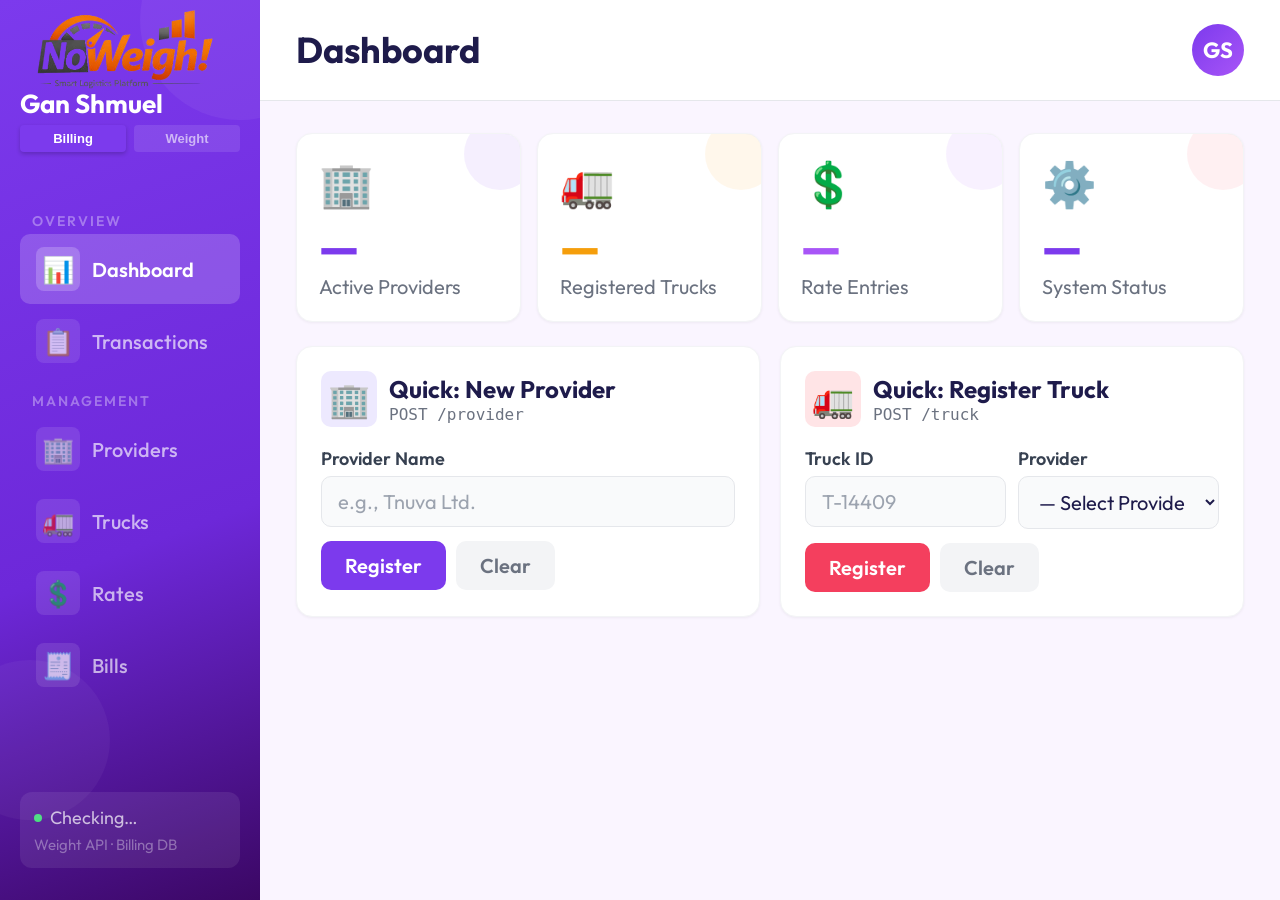
<file: front/index.html>
<!doctype html>
<html lang="en">
  <head>
    <meta charset="UTF-8" />
    <meta name="viewport" content="width=device-width, initial-scale=1.0" />
    <title>Gan Shmuel — Billing</title>
    <link rel="stylesheet" href="./css/style.css" />
    <script src="./js/app.js"></script>
    <link
      href="https://fonts.googleapis.com/css2?family=Outfit:wght@300;400;500;600;700;800&display=swap"
      rel="stylesheet"
    />
  </head>
  <body>
    <!-- SIDEBAR -->
    <aside class="sidebar">
      <div class="logo-area">
        <div class="logo-icon">
          <img
            src="./no weight.png"
            alt="Logo"
            style="height: 210px; width: auto"
          />
        </div>
        <div class="logo-name">Gan Shmuel</div>
        <div class="mode-switcher">
          <button
            id="mode-btn-billing"
            class="btn-mode active"
            onclick="switchMode('billing')"
          >
            Billing
          </button>
          <button
            id="mode-btn-weight"
            class="btn-mode"
            onclick="switchMode('weight')"
          >
            Weight
          </button>
        </div>
      </div>

      <nav id="nav-billing">
        <div class="nav-group">
          <div class="nav-group-label">Overview</div>
          <div
            class="nav-btn active"
            data-page="dashboard"
            onclick="navigate('dashboard')"
          >
            <div class="nav-icon">📊</div>
            Dashboard
          </div>
          <div
            class="nav-btn"
            data-page="transactions"
            onclick="navigate('transactions')"
          >
            <div class="nav-icon">📋</div>
            Transactions
          </div>
        </div>
        <div class="nav-group">
          <div class="nav-group-label">Management</div>
          <div
            class="nav-btn"
            data-page="providers"
            onclick="navigate('providers')"
          >
            <div class="nav-icon">🏢</div>
            Providers
          </div>
          <div class="nav-btn" data-page="trucks" onclick="navigate('trucks')">
            <div class="nav-icon">🚛</div>
            Trucks
          </div>
          <div class="nav-btn" data-page="rates" onclick="navigate('rates')">
            <div class="nav-icon">💲</div>
            Rates
          </div>
          <div class="nav-btn" data-page="bills" onclick="navigate('bills')">
            <div class="nav-icon">🧾</div>
            Bills
          </div>
        </div>
      </nav>

      <nav id="nav-weight" style="display: none">
        <div class="nav-group">
          <div class="nav-group-label">Weight Control</div>
          <div
            class="nav-btn"
            data-page="weight-dashboard"
            onclick="navigate('weight-dashboard')"
          >
            <div class="nav-icon">📊</div>
            Dashboard
          </div>
          <div
            class="nav-btn"
            data-page="weight-form"
            onclick="navigate('weight-form')"
          >
            <div class="nav-icon">⚖️</div>
            Weigh
          </div>
          <div
            class="nav-btn"
            data-page="weight-batch"
            onclick="navigate('weight-batch')"
          >
            <div class="nav-icon">📦</div>
            Batch
          </div>
          <div
            class="nav-btn"
            data-page="weight-unknown"
            onclick="navigate('weight-unknown')"
          >
            <div class="nav-icon">❓</div>
            Unknown
          </div>
          <div
            class="nav-btn"
            data-page="weight-lookup"
            onclick="navigate('weight-lookup')"
          >
            <div class="nav-icon">🔍</div>
            Lookup
          </div>
        </div>
      </nav>

      <div class="sidebar-footer">
        <div class="online-badge">
          <div class="pulse" id="health-pulse"></div>
          <span id="health-label">Checking…</span>
        </div>
        <div class="sidebar-footer-sub">Weight API · Billing DB</div>
      </div>
    </aside>

    <!-- MAIN -->
    <div class="main">
      <!-- TOPBAR -->
      <div class="header">
        <div class="header-left">
          <h1 id="page-title">Dashboard</h1>
          <p id="page-date"></p>
        </div>
        <div class="header-right">
          <div class="avatar">GS</div>
        </div>
      </div>

      <!-- CONTENT AREA -->
      <div class="content">
        <!-- ===== DASHBOARD PAGE ===== -->
        <div id="page-dashboard" class="page active">
          <div class="stats" id="stats-row">
            <div class="stat">
              <div class="stat-bg" style="background: var(--teal)"></div>
              <span class="stat-icon">🏢</span>
              <div
                class="stat-val"
                id="stat-providers"
                style="color: var(--teal)"
              >
                —
              </div>
              <div class="stat-lbl">Active Providers</div>
            </div>
            <div class="stat">
              <div class="stat-bg" style="background: var(--amber)"></div>
              <span class="stat-icon">🚛</span>
              <div
                class="stat-val"
                id="stat-trucks"
                style="color: var(--amber)"
              >
                —
              </div>
              <div class="stat-lbl">Registered Trucks</div>
            </div>
            <div class="stat">
              <div class="stat-bg" style="background: var(--violet)"></div>
              <span class="stat-icon">💲</span>
              <div
                class="stat-val"
                id="stat-rates"
                style="color: var(--violet)"
              >
                —
              </div>
              <div class="stat-lbl">Rate Entries</div>
            </div>
            <div class="stat">
              <div class="stat-bg" style="background: var(--coral)"></div>
              <span class="stat-icon">⚙️</span>
              <div class="stat-val" id="stat-health" style="color: var(--teal)">
                —
              </div>
              <div class="stat-lbl">System Status</div>
            </div>
          </div>

          <!-- Quick actions on dashboard -->
          <div class="forms-grid">
            <div class="fcard">
              <div class="fcard-top">
                <div class="fcard-icon teal-icon">🏢</div>
                <div>
                  <div class="fcard-title">Quick: New Provider</div>
                  <div class="fcard-endpoint">POST /provider</div>
                </div>
              </div>
              <div class="field">
                <label>Provider Name</label>
                <input
                  type="text"
                  id="dash-provider-name"
                  placeholder="e.g., Tnuva Ltd."
                />
              </div>
              <div class="btn-row">
                <button
                  class="btn btn-teal"
                  onclick="
                    createProvider('dash-provider-name', 'dash-provider-msg')
                  "
                >
                  Register
                </button>
                <button
                  class="btn btn-light"
                  onclick="
                    clearField('dash-provider-name', 'dash-provider-msg')
                  "
                >
                  Clear
                </button>
              </div>
              <div class="msg" id="dash-provider-msg"></div>
            </div>

            <div class="fcard">
              <div class="fcard-top">
                <div class="fcard-icon coral-icon">🚛</div>
                <div>
                  <div class="fcard-title">Quick: Register Truck</div>
                  <div class="fcard-endpoint">POST /truck</div>
                </div>
              </div>
              <div class="row2">
                <div class="field">
                  <label>Truck ID</label>
                  <input type="text" id="dash-truck-id" placeholder="T-14409" />
                </div>
                <div class="field">
                  <label>Provider</label>
                  <select id="dash-truck-provider">
                    <option value="">— Select Provider —</option>
                  </select>
                </div>
              </div>
              <div class="btn-row">
                <button
                  class="btn btn-coral"
                  onclick="
                    createTruck(
                      'dash-truck-id',
                      'dash-truck-provider',
                      'dash-truck-msg',
                    )
                  "
                >
                  Register
                </button>
                <button
                  class="btn btn-light"
                  onclick="
                    clearFields(
                      ['dash-truck-id', 'dash-truck-provider'],
                      'dash-truck-msg',
                    )
                  "
                >
                  Clear
                </button>
              </div>
              <div class="msg" id="dash-truck-msg"></div>
            </div>
          </div>
        </div>

        <!-- ===== PROVIDERS PAGE ===== -->
        <div id="page-providers" class="page">
          <div class="forms-grid">
            <!-- Create -->
            <div class="fcard">
              <div class="fcard-top">
                <div class="fcard-icon teal-icon">➕</div>
                <div>
                  <div class="fcard-title">New Provider</div>
                  <div class="fcard-endpoint">POST /provider</div>
                </div>
              </div>
              <div class="field">
                <label>Provider Name</label>
                <input
                  type="text"
                  id="create-provider-name"
                  placeholder="e.g., Tnuva Ltd."
                />
              </div>
              <div class="btn-row">
                <button
                  class="btn btn-teal"
                  onclick="
                    createProvider(
                      'create-provider-name',
                      'create-provider-msg',
                    )
                  "
                >
                  Register Provider
                </button>
                <button
                  class="btn btn-light"
                  onclick="
                    clearField('create-provider-name', 'create-provider-msg')
                  "
                >
                  Clear
                </button>
              </div>
              <div class="msg" id="create-provider-msg"></div>
            </div>

            <!-- Update -->
            <div class="fcard">
              <div class="fcard-top">
                <div class="fcard-icon amber-icon">✏️</div>
                <div>
                  <div class="fcard-title">Update Provider</div>
                  <div class="fcard-endpoint">PUT /provider/:id</div>
                </div>
              </div>
              <div class="row2">
                <div class="field">
                  <label>Provider ID</label>
                  <select id="update-provider-id">
                    <option value="">— Select Provider —</option>
                  </select>
                </div>
                <div class="field">
                  <label>New Name</label>
                  <input
                    type="text"
                    id="update-provider-name"
                    placeholder="New name"
                  />
                </div>
              </div>
              <div class="btn-row">
                <button class="btn btn-amber" onclick="updateProvider()">
                  Update Provider
                </button>
                <button
                  class="btn btn-light"
                  onclick="
                    clearFields(
                      ['update-provider-id', 'update-provider-name'],
                      'update-provider-msg',
                    )
                  "
                >
                  Clear
                </button>
              </div>
              <div class="msg" id="update-provider-msg"></div>
            </div>
          </div>

          <!-- Providers list -->
          <div class="table-card">
            <div class="table-top">
              <span class="table-heading">All Providers</span>
              <button class="btn btn-light sm" onclick="loadProviders()">
                ↻ Refresh
              </button>
            </div>
            <div id="providers-table-wrap">
              <div class="loading">Loading providers…</div>
            </div>
          </div>
        </div>

        <!-- ===== TRUCKS PAGE ===== -->
        <div id="page-trucks" class="page">
          <div class="forms-grid">
            <!-- Create -->
            <div class="fcard">
              <div class="fcard-top">
                <div class="fcard-icon coral-icon">➕</div>
                <div>
                  <div class="fcard-title">Register Truck</div>
                  <div class="fcard-endpoint">POST /truck</div>
                </div>
              </div>
              <div class="row2">
                <div class="field">
                  <label>Truck ID</label>
                  <input
                    type="text"
                    id="create-truck-id"
                    placeholder="T-14409"
                  />
                </div>
                <div class="field">
                  <label>Provider</label>
                  <select id="create-truck-provider">
                    <option value="">— Select Provider —</option>
                  </select>
                </div>
              </div>
              <div class="btn-row">
                <button
                  class="btn btn-coral"
                  onclick="
                    createTruck(
                      'create-truck-id',
                      'create-truck-provider',
                      'create-truck-msg',
                    )
                  "
                >
                  Register Truck
                </button>
                <button
                  class="btn btn-light"
                  onclick="
                    clearFields(
                      ['create-truck-id', 'create-truck-provider'],
                      'create-truck-msg',
                    )
                  "
                >
                  Clear
                </button>
              </div>
              <div class="msg" id="create-truck-msg"></div>
            </div>

            <!-- Update -->
            <div class="fcard">
              <div class="fcard-top">
                <div class="fcard-icon amber-icon">✏️</div>
                <div>
                  <div class="fcard-title">Update Truck Provider</div>
                  <div class="fcard-endpoint">PUT /truck/:id</div>
                </div>
              </div>
              <div class="row2">
                <div class="field">
                  <label>Truck</label>
                  <select id="update-truck-id">
                    <option value="">— Select Truck —</option>
                  </select>
                </div>
                <div class="field">
                  <label>New Provider</label>
                  <select id="update-truck-provider">
                    <option value="">— Select Provider —</option>
                  </select>
                </div>
              </div>
              <div class="btn-row">
                <button class="btn btn-amber" onclick="updateTruck()">
                  Update Truck
                </button>
                <button
                  class="btn btn-light"
                  onclick="
                    clearFields(
                      ['update-truck-id', 'update-truck-provider'],
                      'update-truck-msg',
                    )
                  "
                >
                  Clear
                </button>
              </div>
              <div class="msg" id="update-truck-msg"></div>
            </div>

            <!-- Lookup -->
            <div class="fcard" style="grid-column: 1/-1">
              <div class="fcard-top">
                <div class="fcard-icon violet-icon">🔍</div>
                <div>
                  <div class="fcard-title">Truck Billing Lookup</div>
                  <div class="fcard-endpoint">GET /truck/:id</div>
                </div>
              </div>
              <div class="row3">
                <div class="field">
                  <label>Truck</label>
                  <select id="lookup-truck-id">
                    <option value="">— Select Truck —</option>
                  </select>
                </div>
                <div class="field">
                  <label>From (yyyymmddhhmmss)</label>
                  <input
                    type="text"
                    id="lookup-truck-from"
                    placeholder="20260301000000"
                  />
                </div>
                <div class="field">
                  <label>To (yyyymmddhhmmss)</label>
                  <input
                    type="text"
                    id="lookup-truck-to"
                    placeholder="20260310235959"
                  />
                </div>
              </div>
              <div class="btn-row" style="margin-top: 4px">
                <button class="btn btn-violet" onclick="lookupTruck()">
                  Search Truck →
                </button>
                <button
                  class="btn btn-light"
                  onclick="
                    clearFields(
                      [
                        'lookup-truck-id',
                        'lookup-truck-from',
                        'lookup-truck-to',
                      ],
                      'lookup-truck-result',
                    )
                  "
                >
                  Clear
                </button>
              </div>
              <div
                id="lookup-truck-result"
                class="result-box"
                style="display: none"
              ></div>
            </div>
          </div>
        </div>

        <!-- ===== RATES PAGE ===== -->
        <div id="page-rates" class="page">
          <div class="forms-grid">
            <!-- Upload -->
            <div class="fcard">
              <div class="fcard-top">
                <div class="fcard-icon amber-icon">📊</div>
                <div>
                  <div class="fcard-title">Upload Rates File</div>
                  <div class="fcard-endpoint">POST /rates</div>
                </div>
              </div>
              <div class="field">
                <label>Excel Filename (from /in folder)</label>
                <input
                  type="text"
                  id="rates-filename"
                  placeholder="rates.xlsx"
                />
              </div>
              <div class="hint">
                File must exist in the server's <code>/in</code> folder.
                Columns: Product, Rate, Scope.
              </div>
              <div class="btn-row" style="margin-top: 12px">
                <button class="btn btn-amber" onclick="uploadRates()">
                  ↑ Upload Rates
                </button>
                <button
                  class="btn btn-light"
                  onclick="clearField('rates-filename', 'rates-upload-msg')"
                >
                  Clear
                </button>
              </div>
              <div class="msg" id="rates-upload-msg"></div>
            </div>

            <!-- Download -->
            <div class="fcard">
              <div class="fcard-top">
                <div class="fcard-icon teal-icon">⬇️</div>
                <div>
                  <div class="fcard-title">Download Current Rates</div>
                  <div class="fcard-endpoint">GET /rates</div>
                </div>
              </div>
              <p
                style="
                  font-size: 13px;
                  color: var(--muted-text);
                  margin-bottom: 20px;
                  line-height: 1.6;
                "
              >
                Downloads the most recently uploaded rates Excel file from the
                server.
              </p>
              <button class="btn btn-teal" onclick="downloadRates()">
                ⬇ Download rates.xlsx
              </button>
              <div class="msg" id="rates-download-msg"></div>
            </div>
          </div>
        </div>

        <!-- ===== TRANSACTIONS PAGE ===== -->
        <div id="page-transactions" class="page">
          <div class="table-card">
            <div class="table-top">
              <span class="table-heading">Weight Transactions</span>
              <div style="display: flex; gap: 10px; align-items: center">
                <input
                  type="text"
                  id="tx-filter"
                  placeholder="Filter: in,out,none"
                  style="width: 160px; margin: 0"
                />
                <button class="btn btn-teal sm" onclick="loadTransactions()">
                  Search
                </button>
              </div>
            </div>
            <div class="filter-bar">
              <div class="field-inline">
                <label>From</label>
                <input type="text" id="tx-from" placeholder="yyyymmddhhmmss" />
              </div>
              <div class="field-inline">
                <label>To</label>
                <input type="text" id="tx-to" placeholder="yyyymmddhhmmss" />
              </div>
            </div>
            <div id="transactions-table-wrap">
              <div class="loading">Click Search to load transactions…</div>
            </div>
          </div>
        </div>

        <!-- ===== BILLS PAGE ===== -->
        <div id="page-bills" class="page">
          <div class="fcard" style="max-width: 800px">
            <div class="fcard-top">
              <div class="fcard-icon teal-icon">🧾</div>
              <div>
                <div class="fcard-title">Provider Bill</div>
                <div class="fcard-endpoint">GET /bill/:id</div>
              </div>
            </div>
            <div class="row3">
              <div class="field">
                <label>Provider</label>
                <select id="bill-provider-id">
                  <option value="">— Select Provider —</option>
                </select>
              </div>
              <div class="field">
                <label>From</label>
                <input type="datetime-local" id="bill-from" />
              </div>
              <div class="field">
                <label>To</label>
                <input type="datetime-local" id="bill-to" />
              </div>
            </div>
            <div class="btn-row" style="margin-top: 12px">
              <button class="btn btn-teal" onclick="loadBill()">
                Generate Bill
              </button>
              <button
                class="btn btn-light"
                onclick="
                  clearFields(['bill-from', 'bill-to'], 'bill-msg');
                  document.getElementById('bill-result').style.display = 'none';
                "
              >
                Clear
              </button>
            </div>
            <div class="msg" id="bill-msg"></div>
          </div>

          <div
            id="bill-result"
            class="table-card"
            style="display: none; margin-top: 20px"
          >
            <div class="table-top">
              <span class="table-heading" id="bill-result-title">Bill</span>
            </div>
            <div class="stats" style="margin-bottom: 16px">
              <div class="stat">
                <div class="stat-bg" style="background: var(--teal)"></div>
                <span class="stat-icon">🚛</span>
                <div
                  class="stat-val"
                  id="bill-truck-count"
                  style="color: var(--teal)"
                >
                  0
                </div>
                <div class="stat-lbl">Trucks</div>
              </div>
              <div class="stat">
                <div class="stat-bg" style="background: var(--amber)"></div>
                <span class="stat-icon">📋</span>
                <div
                  class="stat-val"
                  id="bill-session-count"
                  style="color: var(--amber)"
                >
                  0
                </div>
                <div class="stat-lbl">Sessions</div>
              </div>
              <div class="stat">
                <div class="stat-bg" style="background: var(--violet)"></div>
                <span class="stat-icon">💰</span>
                <div
                  class="stat-val"
                  id="bill-total"
                  style="color: var(--violet)"
                >
                  0
                </div>
                <div class="stat-lbl">Total Pay</div>
              </div>
            </div>
            <div id="bill-products-wrap"></div>
          </div>
        </div>

        <!-- ===== WEIGHT DASHBOARD ===== -->
        <div id="page-weight-dashboard" class="page">
          <div class="stats">
            <div class="stat">
              <div class="stat-bg" style="background: var(--teal)"></div>
              <span class="stat-icon">⚖️</span>
              <div class="stat-val" id="stat-weight-health">Online</div>
              <div class="stat-lbl">Weight Service</div>
            </div>
          </div>
          <div class="forms-grid">
            <div class="fcard">
              <div class="fcard-top">
                <div class="fcard-icon teal-icon">⚖️</div>
                <div>
                  <div class="fcard-title">New Weighing</div>
                  <div class="fcard-endpoint">Go to Weigh Form</div>
                </div>
              </div>
              <p
                style="
                  color: var(--muted-text);
                  font-size: 13px;
                  margin-bottom: 15px;
                "
              >
                Register new IN/OUT transactions manually.
              </p>
              <button class="btn btn-teal" onclick="navigate('weight-form')">
                Open Weigh Form
              </button>
            </div>
          </div>
        </div>

        <!-- ===== WEIGHT FORM PAGE ===== -->
        <div id="page-weight-form" class="page">
          <div class="fcard" style="max-width: 600px">
            <div class="fcard-top">
              <div class="fcard-icon teal-icon">⚖️</div>
              <div>
                <div class="fcard-title">Weighing Form</div>
                <div class="fcard-endpoint">POST /weight-form</div>
              </div>
            </div>
            <div class="row2">
              <div class="field">
                <label>Direction</label>
                <select id="w-direction">
                  <option value="in">IN</option>
                  <option value="out">OUT</option>
                  <option value="none">NONE</option>
                </select>
              </div>
              <div class="field">
                <label>Truck License</label>
                <input type="text" id="w-truck" placeholder="e.g. T-12345" />
              </div>
            </div>
            <div class="field">
              <label>Containers (comma separated)</label>
              <input type="text" id="w-containers" placeholder="C-101, C-102" />
            </div>
            <div class="row3">
              <div class="field">
                <label>Weight</label>
                <input type="number" id="w-bruto" placeholder="0" />
              </div>
              <div class="field">
                <label>Unit</label>
                <select id="w-unit">
                  <option value="kg">kg</option>
                  <option value="lbs">lbs</option>
                </select>
              </div>
              <div class="field">
                <label>Produce</label>
                <input type="text" id="w-produce" placeholder="e.g. Oranges" />
              </div>
            </div>
            <div class="btn-row" style="margin-top: 15px">
              <button class="btn btn-teal" onclick="submitWeight()">
                Submit Transaction
              </button>
              <button
                class="btn btn-light"
                onclick="
                  clearFields(
                    ['w-truck', 'w-containers', 'w-bruto', 'w-produce'],
                    'w-msg',
                  );
                  document.getElementById('w-force').checked = false;
                "
              >
                Clear
              </button>
              <label
                style="
                  display: flex;
                  align-items: center;
                  gap: 6px;
                  margin-left: 12px;
                  cursor: pointer;
                  font-size: 14px;
                  color: var(--muted-text);
                "
              >
                <input type="checkbox" id="w-force" /> Force
              </label>
            </div>
            <div class="msg" id="w-msg"></div>
          </div>
        </div>

        <!-- ===== WEIGHT BATCH PAGE ===== -->
        <div id="page-weight-batch" class="page">
          <div class="fcard">
            <div class="fcard-top">
              <div class="fcard-icon amber-icon">📦</div>
              <div>
                <div class="fcard-title">Batch Container Upload</div>
                <div class="fcard-endpoint">POST /batch-weight</div>
              </div>
            </div>
            <div class="field">
              <label>Filename (JSON/CSV in /in folder)</label>
              <input
                type="text"
                id="w-batch-file"
                placeholder="containers.json"
              />
            </div>
            <button class="btn btn-amber" onclick="uploadBatchWeight()">
              Upload Batch
            </button>
            <div class="msg" id="w-batch-msg"></div>
          </div>
        </div>

        <!-- ===== WEIGHT UNKNOWN PAGE ===== -->
        <div id="page-weight-unknown" class="page">
          <div class="table-card">
            <div class="table-top">
              <span class="table-heading">Unknown Containers</span>
              <button class="btn btn-light sm" onclick="loadUnknown()">
                ↻ Refresh
              </button>
            </div>
            <div id="unknown-table-wrap">
              <div class="loading">Loading...</div>
            </div>
          </div>
        </div>

        <!-- ===== WEIGHT LOOKUP PAGE ===== -->
        <div id="page-weight-lookup" class="page">
          <div class="fcard">
            <div class="fcard-top">
              <div class="fcard-icon violet-icon">🔍</div>
              <div class="fcard-title">Session / Item Lookup</div>
            </div>
            <div class="field">
              <label>ID (Session ID or Item ID)</label>
              <input type="text" id="w-lookup-id" placeholder="ID..." />
            </div>
            <button class="btn btn-violet" onclick="lookupWeightData()">
              Search
            </button>
            <div
              id="w-lookup-result"
              class="result-box"
              style="display: none; margin-top: 15px"
            ></div>
          </div>
        </div>
      </div>
      <!-- end .content -->
    </div>
    <!-- end .main -->
  </body>
</html>
</file>
<file: front/css/style.css>
/* ========================================
   GAN SHMUEL BILLING — style.css
   Design: Vivid Modern (v3)
   Font: Outfit (Google Fonts)
   ======================================== */

*,
*::before,
*::after {
  box-sizing: border-box;
  margin: 0;
  padding: 0;
}

:root {
  --teal: #7c3aed;
  --teal-dark: #6d28d9;
  --teal-light: #ede9fe;
  --coral: #f43f5e;
  --coral-light: #ffe4e6;
  --amber: #f59e0b;
  --amber-light: #fef3c7;
  --violet: #a855f7;
  --violet-light: #f3e8ff;
  --bg: #faf5ff;
  --white: #ffffff;
  --border: #e5e7eb;
  --text: #3b0764;
  --muted-text: #6b7280;
  --ink: #1e1b4b;
  --success-bg: #ede9fe;
  --success-text: #5b21b6;
  --error-bg: #fee2e2;
  --error-text: #991b1b;
  --warn-bg: #fef3c7;
  --warn-text: #92400e;
  --base-font-size: 20px;
  --small-font-size: 17px;
  --large-font-size: 26px;
  --icon-size: 44px;
  --icon-large-size: 56px;
}

body {
  font-family: "Outfit", sans-serif;
  background: var(--bg);
  color: var(--ink);
  min-height: 100vh;
  display: grid;
  grid-template-columns: 260px 1fr;
  font-size: var(--base-font-size);
}

/* ── SIDEBAR ─────────────────────────────────── */

.sidebar {
  background: linear-gradient(160deg, #7c3aed 0%, #6d28d9 60%, #3b0764 100%);
  padding: 32px 20px;
  display: flex;
  flex-direction: column;
  position: relative;
  overflow: hidden;
  min-height: 100vh;
}

.sidebar::before {
  content: "";
  position: absolute;
  top: -80px;
  right: -80px;
  width: 200px;
  height: 200px;
  border-radius: 50%;
  background: rgba(255, 255, 255, 0.05);
  pointer-events: none;
}

.sidebar::after {
  content: "";
  position: absolute;
  bottom: 80px;
  left: -50px;
  width: 160px;
  height: 160px;
  border-radius: 50%;
  background: rgba(255, 255, 255, 0.04);
  pointer-events: none;
}

/* Logo */
.logo-area {
  margin-bottom: 40px;
  position: relative;
}
.logo-icon {
  width: var(--icon-large-size);
  height: var(--icon-large-size);
  border-radius: 12px;
  display: flex;
  align-items: center;
  justify-content: center;
  font-size: 38px;
  margin: auto;
}
.logo-name {
  font-size: 26px;
  font-weight: 700;
  color: white;
  line-height: 1.2;
}
.logo-tagline {
  font-size: 16px;
  color: rgba(255, 255, 255, 0.5);
  margin-top: 4px;
}

/* Nav */
.nav-group {
  margin-bottom: 6px;
  position: relative;
}
.nav-group-label {
  font-size: 14px;
  font-weight: 600;
  letter-spacing: 2px;
  text-transform: uppercase;
  color: rgba(255, 255, 255, 0.35);
  padding: 0 12px;
  margin-bottom: 4px;
  margin-top: 16px;
}
.nav-btn {
  display: flex;
  align-items: center;
  gap: 12px;
  padding: 13px 16px;
  border-radius: 10px;
  cursor: pointer;
  font-size: 20px;
  font-weight: 500;
  color: rgba(255, 255, 255, 0.65);
  transition:
    background 0.2s,
    color 0.2s;
  margin-bottom: 2px;
  user-select: none;
}
.nav-btn:hover {
  background: rgba(255, 255, 255, 0.1);
  color: white;
}
.nav-btn.active {
  background: rgba(255, 255, 255, 0.18);
  color: white;
  font-weight: 600;
}
.nav-icon {
  width: var(--icon-size);
  height: var(--icon-size);
  border-radius: 8px;
  background: rgba(255, 255, 255, 0.1);
  display: flex;
  align-items: center;
  justify-content: center;
  font-size: 26px;
  flex-shrink: 0;
}
.nav-btn.active .nav-icon {
  background: rgba(255, 255, 255, 0.2);
}

/* Footer */
.sidebar-footer {
  margin-top: auto;
  background: rgba(255, 255, 255, 0.08);
  border-radius: 12px;
  padding: 14px;
  position: relative;
}
.online-badge {
  display: flex;
  align-items: center;
  gap: 8px;
  font-size: 18px;
  color: rgba(255, 255, 255, 0.7);
}
.sidebar-footer-sub {
  font-size: 15px;
  color: rgba(255, 255, 255, 0.35);
  margin-top: 6px;
}

/* Pulse dot */
.pulse {
  width: 8px;
  height: 8px;
  border-radius: 50%;
  background: #4ade80;
  flex-shrink: 0;
  animation: pulse-anim 2s infinite;
}
.pulse.offline {
  background: #f87171;
  animation: none;
}
@keyframes pulse-anim {
  0% {
    box-shadow: 0 0 0 0 rgba(74, 222, 128, 0.4);
  }
  70% {
    box-shadow: 0 0 0 8px rgba(74, 222, 128, 0);
  }
  100% {
    box-shadow: 0 0 0 0 rgba(74, 222, 128, 0);
  }
}

/* ── MAIN ─────────────────────────────────────── */

.main {
  display: flex;
  flex-direction: column;
  min-height: 100vh;
  overflow: hidden;
}

/* Header */
.header {
  padding: 24px 36px;
  background: white;
  border-bottom: 1px solid var(--border);
  display: flex;
  align-items: center;
  justify-content: space-between;
  flex-shrink: 0;
}
.header-left h1 {
  font-size: 36px;
  font-weight: 700;
  color: var(--ink);
}
.header-left p {
  font-size: 18px;
  color: var(--muted-text);
  margin-top: 2px;
}
.header-right {
  display: flex;
  gap: 10px;
  align-items: center;
}
.avatar {
  width: 52px;
  height: 52px;
  border-radius: 50%;
  background: linear-gradient(135deg, #7c3aed, #a855f7);
  display: flex;
  align-items: center;
  justify-content: center;
  font-size: 22px;
  font-weight: 700;
  color: white;
}

/* Content */
.content {
  flex: 1;
  padding: 32px 36px;
  overflow-y: auto;
}

/* Pages */
.page {
  display: none;
  flex-direction: column;
  gap: 24px;
}
.page.active {
  display: flex;
}

/* ── STATS ────────────────────────────────────── */

.stats {
  display: grid;
  grid-template-columns: repeat(4, 1fr);
  gap: 16px;
}
.stat {
  background: white;
  border-radius: 16px;
  padding: 22px;
  border: 1px solid #f3f4f6;
  box-shadow: 0 1px 3px rgba(0, 0, 0, 0.05);
  position: relative;
  overflow: hidden;
}
.stat-bg {
  position: absolute;
  top: -16px;
  right: -16px;
  width: 72px;
  height: 72px;
  border-radius: 50%;
  opacity: 0.08;
  pointer-events: none;
}
.stat-icon {
  font-size: 44px;
  margin-bottom: 12px;
  display: block;
}
.stat-val {
  font-size: 46px;
  font-weight: 800;
  line-height: 1;
}
.stat-lbl {
  font-size: 20px;
  color: var(--muted-text);
  margin-top: 5px;
}

/* ── FORMS GRID ───────────────────────────────── */

.forms-grid {
  display: grid;
  grid-template-columns: 1fr 1fr;
  gap: 20px;
}

/* Form Card */
.fcard {
  background: white;
  border-radius: 16px;
  padding: 24px;
  border: 1px solid #f3f4f6;
  box-shadow: 0 1px 3px rgba(0, 0, 0, 0.05);
}
.fcard-top {
  display: flex;
  align-items: center;
  gap: 12px;
  margin-bottom: 20px;
}
.fcard-icon {
  width: 56px;
  height: 56px;
  border-radius: 10px;
  display: flex;
  align-items: center;
  justify-content: center;
  font-size: 34px;
  flex-shrink: 0;
}
.teal-icon {
  background: var(--teal-light);
}
.coral-icon {
  background: var(--coral-light);
}
.amber-icon {
  background: var(--amber-light);
}
.violet-icon {
  background: var(--violet-light);
}

.fcard-title {
  font-size: 24px;
  font-weight: 700;
}
.fcard-endpoint {
  font-size: 16px;
  color: var(--muted-text);
  font-family: monospace;
  margin-top: 1px;
}

/* ── FORM FIELDS ──────────────────────────────── */

.field {
  margin-bottom: 14px;
}
.field label {
  display: block;
  font-size: 18px;
  font-weight: 600;
  color: #374151;
  margin-bottom: 6px;
}

input,
select {
  width: 100%;
  padding: 12px 16px;
  border: 1.5px solid var(--border);
  border-radius: 10px;
  font-family: "Outfit", sans-serif;
  font-size: 20px;
  color: var(--ink);
  background: #f9fafb;
  outline: none;
  transition:
    border-color 0.2s,
    box-shadow 0.2s,
    background 0.2s;
}
input:focus,
select:focus {
  border-color: var(--teal);
  background: white;
  box-shadow: 0 0 0 3px rgba(13, 148, 136, 0.1);
}
input::placeholder {
  color: #9ca3af;
}

/* Layout helpers inside cards */
.row2 {
  display: grid;
  grid-template-columns: 1fr 1fr;
  gap: 12px;
}
.row3 {
  display: grid;
  grid-template-columns: 1fr 1fr 1fr;
  gap: 12px;
}

.hint {
  font-size: 17px;
  color: var(--muted-text);
  line-height: 1.5;
  margin-bottom: 4px;
}
.hint code {
  font-family: monospace;
  background: #f3f4f6;
  padding: 1px 5px;
  border-radius: 4px;
}

/* ── BUTTONS ──────────────────────────────────── */

.btn {
  font-family: "Outfit", sans-serif;
  font-size: 20px;
  font-weight: 600;
  padding: 12px 24px;
  border-radius: 10px;
  border: none;
  cursor: pointer;
  transition:
    transform 0.15s,
    box-shadow 0.15s,
    background 0.15s;
  white-space: nowrap;
}
.btn:hover {
  transform: translateY(-1px);
  box-shadow: 0 4px 12px rgba(0, 0, 0, 0.15);
}
.btn:active {
  transform: translateY(0);
}

.btn-teal {
  background: var(--teal);
  color: white;
}
.btn-coral {
  background: var(--coral);
  color: white;
}
.btn-amber {
  background: var(--amber);
  color: white;
}
.btn-violet {
  background: var(--violet);
  color: white;
}
.btn-light {
  background: #f3f4f6;
  color: #6b7280;
  box-shadow: none;
}
.btn-light:hover {
  background: #e5e7eb;
  transform: none;
  box-shadow: none;
}
.btn.sm {
  padding: 10px 20px;
  font-size: 17px;
}
.btn-row {
  display: flex;
  gap: 10px;
  align-items: center;
  flex-wrap: wrap;
}

/* ── MESSAGES / ALERTS ────────────────────────── */

.msg {
  margin-top: 12px;
  font-size: 18px;
  font-weight: 500;
  padding: 8px 12px;
  border-radius: 8px;
  display: none;
  line-height: 1.4;
}
.msg.success {
  display: block;
  background: var(--success-bg);
  color: var(--success-text);
}
.msg.error {
  display: block;
  background: var(--error-bg);
  color: var(--error-text);
}
.msg.warn {
  display: block;
  background: var(--warn-bg);
  color: var(--warn-text);
}

/* Result box (truck lookup) */
.result-box {
  margin-top: 16px;
  background: #f9fafb;
  border: 1px solid var(--border);
  border-radius: 12px;
  padding: 16px 20px;
  font-size: 20px;
  line-height: 1.8;
}
.result-box strong {
  color: var(--ink);
}
.result-box .result-label {
  color: var(--muted-text);
  font-size: 17px;
  font-weight: 600;
  text-transform: uppercase;
  letter-spacing: 0.5px;
}
.result-box .sessions-title {
  font-weight: 700;
  margin: 12px 0 6px;
  border-top: 1px solid var(--border);
  padding-top: 12px;
}
.result-box .session-row {
  background: white;
  border: 1px solid var(--border);
  border-radius: 8px;
  padding: 10px 14px;
  margin-bottom: 6px;
  font-size: 18px;
  display: grid;
  grid-template-columns: auto 1fr;
  gap: 4px 12px;
}

/* ── TABLES ───────────────────────────────────── */

.table-card {
  background: white;
  border-radius: 16px;
  overflow: hidden;
  border: 1px solid #f3f4f6;
  box-shadow: 0 1px 3px rgba(0, 0, 0, 0.05);
}
.table-top {
  padding: 20px 24px;
  display: flex;
  justify-content: space-between;
  align-items: center;
  border-bottom: 1px solid #f3f4f6;
  gap: 12px;
  flex-wrap: wrap;
}
.table-heading {
  font-size: 24px;
  font-weight: 700;
}

.filter-bar {
  padding: 14px 24px;
  background: #f9fafb;
  border-bottom: 1px solid #f3f4f6;
  display: flex;
  gap: 20px;
  align-items: flex-end;
}
.field-inline {
  display: flex;
  flex-direction: column;
  gap: 4px;
}
.field-inline label {
  font-size: 14px;
  font-weight: 600;
  color: #374151;
}
.field-inline input {
  width: 200px;
  margin: 0;
}

table {
  width: 100%;
  border-collapse: collapse;
}
th {
  text-align: left;
  padding: 14px 24px;
  font-size: 16px;
  font-weight: 600;
  text-transform: uppercase;
  letter-spacing: 0.8px;
  color: var(--muted-text);
  background: #f9fafb;
  border-bottom: 1px solid #f3f4f6;
}
td {
  padding: 16px 24px;
  font-size: 20px;
  border-bottom: 1px solid #f9fafb;
}
tr:last-child td {
  border-bottom: none;
}
tr:hover td {
  background: var(--bg);
}

/* Status chips */
.chip {
  display: inline-flex;
  align-items: center;
  gap: 5px;
  padding: 5px 12px;
  border-radius: 20px;
  font-size: 17px;
  font-weight: 600;
}
/* ...existing code... */
.chip::before {
  content: "●";
  font-size: 12px;
}
.chip-teal {
  background: var(--teal-light);
  color: var(--teal-dark);
}
.chip-amber {
  background: var(--amber-light);
  color: #92400e;
}
.chip-coral {
  background: var(--coral-light);
  color: #9f1239;
}
.chip-violet {
  background: var(--violet-light);
  color: #5b21b6;
}

/* Loading / empty states */
.loading,
.empty {
  padding: 48px 24px;
  text-align: center;
  font-size: 20px;
  color: var(--muted-text);
}
.loading::before {
  content: "⏳ ";
}
.empty::before {
  content: "📭 ";
}

/* ── SCROLLBAR ────────────────────────────────── */

::-webkit-scrollbar {
  width: 6px;
}
::-webkit-scrollbar-track {
  background: transparent;
}
::-webkit-scrollbar-thumb {
  background: #d1d5db;
  border-radius: 6px;
}
::-webkit-scrollbar-thumb:hover {
  background: #9ca3af;
}

/* ── RESPONSIVE ───────────────────────────────── */

@media (max-width: 1024px) {
  body {
    grid-template-columns: 1fr;
  }
  .sidebar {
    display: none;
  }
  .stats {
    grid-template-columns: repeat(2, 1fr);
  }
  .forms-grid {
    grid-template-columns: 1fr;
  }
  .row3 {
    grid-template-columns: 1fr 1fr;
  }
}

@media (max-width: 600px) {
  .content {
    padding: 20px 16px;
  }
  .stats {
    grid-template-columns: 1fr 1fr;
  }
  .row2 {
    grid-template-columns: 1fr;
  }
  .row3 {
    grid-template-columns: 1fr;
  }
  .header {
    padding: 16px 20px;
  }
}

.mode-switcher {
  display: flex;
  gap: 8px;
  margin-top: 6px;
  margin-bottom: 4px;
}
.btn-mode {
  flex: 1;
  background: rgba(255, 255, 255, 0.1);
  border: none;
  color: rgba(255, 255, 255, 0.6);
  padding: 6px 0;
  border-radius: 4px;
  cursor: pointer;
  font-weight: 600;
  font-size: 13px;
  transition: all 0.2s;
}
.btn-mode.active {
  background: var(--teal);
  color: #fff;
  box-shadow: 0 2px 4px rgba(0, 0, 0, 0.2);
}
.btn-mode:hover:not(.active) {
  background: rgba(255, 255, 255, 0.2);
  color: #fff;
}
</file>
